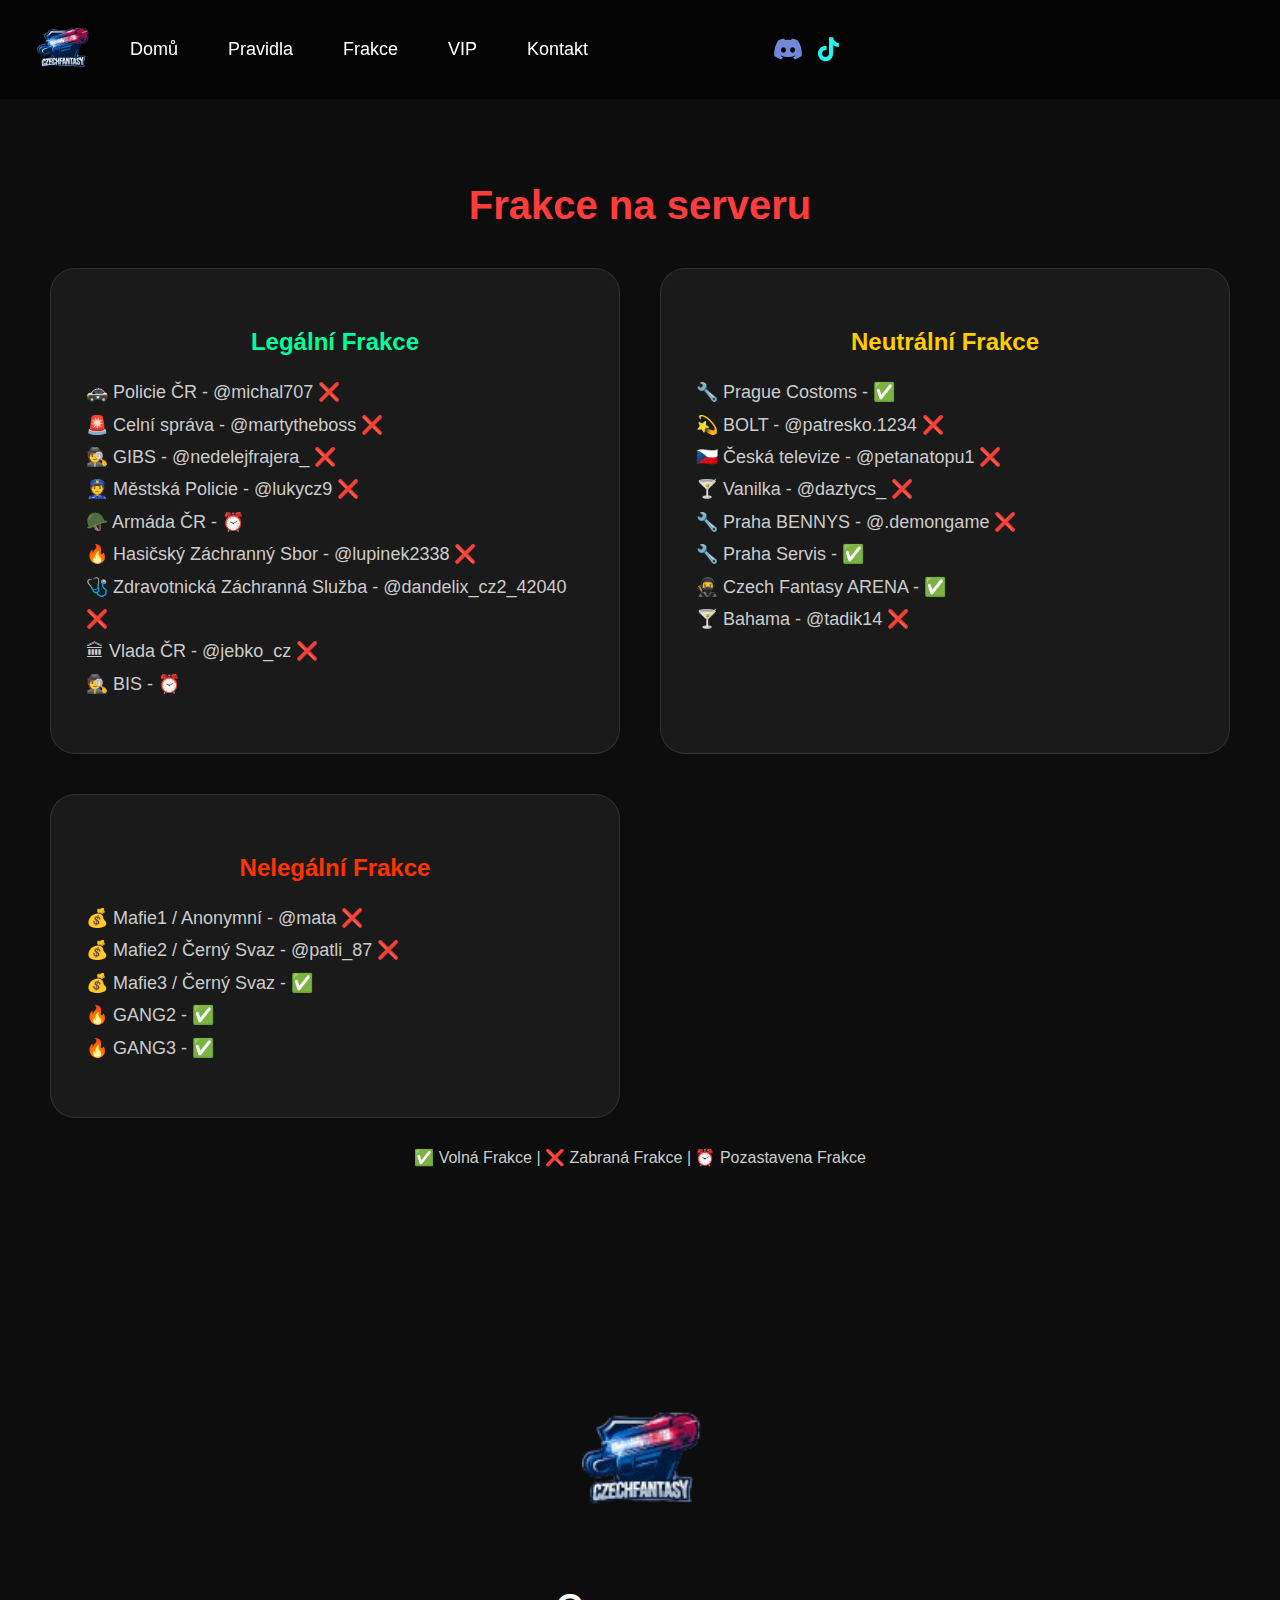
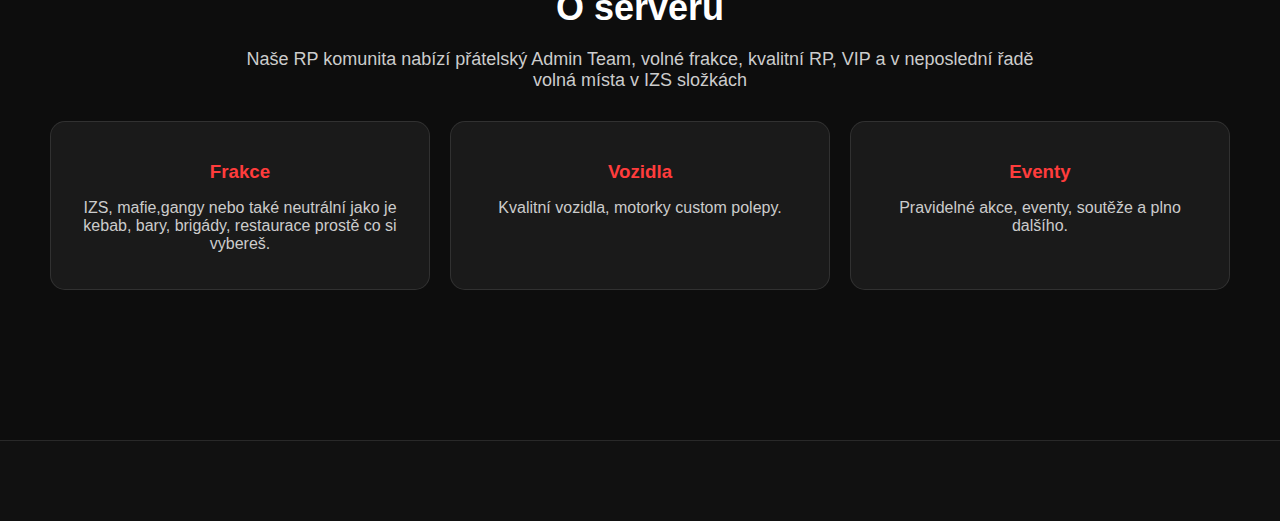
<file: frakce.html>
<!DOCTYPE html>
<html lang="cs">
<head>
<meta charset="UTF-8">
<meta name="viewport" content="width=device-width, initial-scale=1.0">
<title>Info - Czech Fantasy RP</title>
<link rel="stylesheet" href="style.css">
<link rel="stylesheet" href="https://cdnjs.cloudflare.com/ajax/libs/font-awesome/6.5.0/css/all.min.css">
<link rel="icon" type="image/png" href="https://cdn.discordapp.com/attachments/1364141527453925497/1440082994550411355/CFRPicon.png?ex=691cdd4d&is=691b8bcd&hm=4057c834a9b187170eb5c451e880a6fbbdc8974d22cbc4e099c36328e689ce93&">
</head>
<body>
<nav>
    <div class="logo">
        <img src="logo.png" alt="CFRP Logo">
    </div>

    <ul>
        <li><a href="index.html">Domů</a></li>
        <li><a href="pravidla.html">Pravidla</a></li>
        <li><a href="frakce.html">Frakce</a></li>
        <li><a href="vip.html">VIP</a></li>
        <li><a href="kontakty.html">Kontakt</a></li>
    </ul>

    <div class="socials">
        <a href="https://discord.gg/mQsNM3RHud" target="_blank" class="discord"><i class="fab fa-discord"></i></a>
        <a href="https://www.tiktok.com/@czechfantasyrp" target="_blank" class="tiktok"><i class="fab fa-tiktok"></i></a>
    </div>

    <div class="hamburger" onclick="document.querySelector('nav ul').classList.toggle('show')">
        <i class="fas fa-bars"></i>
    </div>
</nav>
<section class="section" style="text-align:center; padding-top:150px;"> <!-- víc dolů kvůli menu -->
    <h2 style="font-size:40px; margin-bottom:40px; color:#ff3c3c;">Frakce na serveru</h2>
    
    <div style="display:grid; grid-template-columns:repeat(auto-fit, minmax(450px,1fr)); gap:40px; max-width:1400px; margin:0 auto;">
        
        <!-- LEGALNI FRAKCE -->
        <div style="background:#1a1a1a; padding:35px; border-radius:25px; border:1px solid rgba(255,255,255,0.1);">
            <h3 style="color:#00ff99; margin-bottom:20px; font-size:24px;">Legální Frakce</h3>
            <ul style="list-style:none; padding:0; color:#ccc; text-align:left; font-size:18px; line-height:1.8;">
                <li>🚓 Policie ČR - @michal707 ❌</li>
                <li>🚨 Celní správa - @martytheboss ❌</li>
                <li>🕵️ GIBS - @nedelejfrajera_ ❌</li>
                <li>👮 Městská Policie - @lukycz9 ❌</li>
                <li>🪖 Armáda ČR - ⏰</li>
                <li>🔥 Hasičský Záchranný Sbor - @lupinek2338 ❌</li>
                <li>🩺 Zdravotnická Záchranná Služba - @dandelix_cz2_42040 ❌</li>
                <li>🏛 Vlada ČR - @jebko_cz ❌</li>
                <li>🕵️ BIS - ⏰</li>
            </ul>
        </div>

        <!-- NEUTRALNI FRAKCE -->
        <div style="background:#1a1a1a; padding:35px; border-radius:25px; border:1px solid rgba(255,255,255,0.1);">
            <h3 style="color:#ffcc00; margin-bottom:20px; font-size:24px;">Neutrální Frakce</h3>
            <ul style="list-style:none; padding:0; color:#ccc; text-align:left; font-size:18px; line-height:1.8;">
                <li>🔧 Prague Costoms - ✅</li>
                <li>💫 BOLT - @patresko.1234 ❌</li>
                <li>🇨🇿 Česká televize - @petanatopu1 ❌</li>
                <li>🍸 Vanilka - @daztycs_ ❌</li>
                <li>🔧 Praha BENNYS - @.demongame ❌</li>
                <li>🔧 Praha Servis - ✅</li>
                <li>🥷 Czech Fantasy ARENA - ✅</li>
                <li>🍸 Bahama - @tadik14 ❌</li>
            </ul>
        </div>

        <!-- NELEGALNI FRAKCE -->
        <div style="background:#1a1a1a; padding:35px; border-radius:25px; border:1px solid rgba(255,255,255,0.1);">
            <h3 style="color:#ff3300; margin-bottom:20px; font-size:24px;">Nelegální Frakce</h3>
            <ul style="list-style:none; padding:0; color:#ccc; text-align:left; font-size:18px; line-height:1.8;">
                <li>💰 Mafie1 / Anonymní - @mata ❌</li>
                <li>💰 Mafie2 / Černý Svaz - @patli_87 ❌</li>
                <li>💰 Mafie3 / Černý Svaz - ✅</li>
                <li>🔥 GANG2 - ✅</li>
                <li>🔥 GANG3 - ✅</li>
            </ul>
        </div>
    </div>
    <p style="margin-top:30px; color:#ccc; font-size:16px;">✅ Volná Frakce | ❌ Zabraná Frakce | ⏰ Pozastavena Frakce</p>
</section>
<section class="section" style="text-align:center; padding-top:100px;">
<img src="logo.png" alt="CFRP Logo" style="width:150px; border-radius:15px; margin-bottom:20px;">
<h2 style="font-size:36px; margin-bottom:20px;">O serveru</h2>
<p style="font-size:18px; color:#ccc; max-width:800px; margin:0 auto 30px;">Naše RP komunita nabízí přátelský Admin Team, volné frakce, kvalitní RP, VIP a v neposlední řadě volná místa v IZS složkách</p>
<div class="info-cards" style="display:grid; gap:20px; grid-template-columns:repeat(auto-fit,minmax(250px,1fr)); margin-top:30px;">
<div style="background:#1a1a1a; padding:20px; border-radius:15px; border:1px solid rgba(255,255,255,0.1);">
<h3 style="color:#ff3c3c; margin-bottom:10px;">Frakce</h3>
<p style="color:#ccc;">IZS, mafie,gangy nebo také neutrální jako je kebab, bary, brigády, restaurace prostě co si vybereš.</p>
</div>
<div style="background:#1a1a1a; padding:20px; border-radius:15px; border:1px solid rgba(255,255,255,0.1);">
<h3 style="color:#ff3c3c; margin-bottom:10px;">Vozidla</h3>
<p style="color:#ccc;">Kvalitní vozidla, motorky custom polepy.</p>
</div>
<div style="background:#1a1a1a; padding:20px; border-radius:15px; border:1px solid rgba(255,255,255,0.1);">
<h3 style="color:#ff3c3c; margin-bottom:10px;">Eventy</h3>
<p style="color:#ccc;">Pravidelné akce, eventy, soutěže a plno dalšího.</p>
</div>
</div>
</section>
<footer>
</body>
</html>
</file>
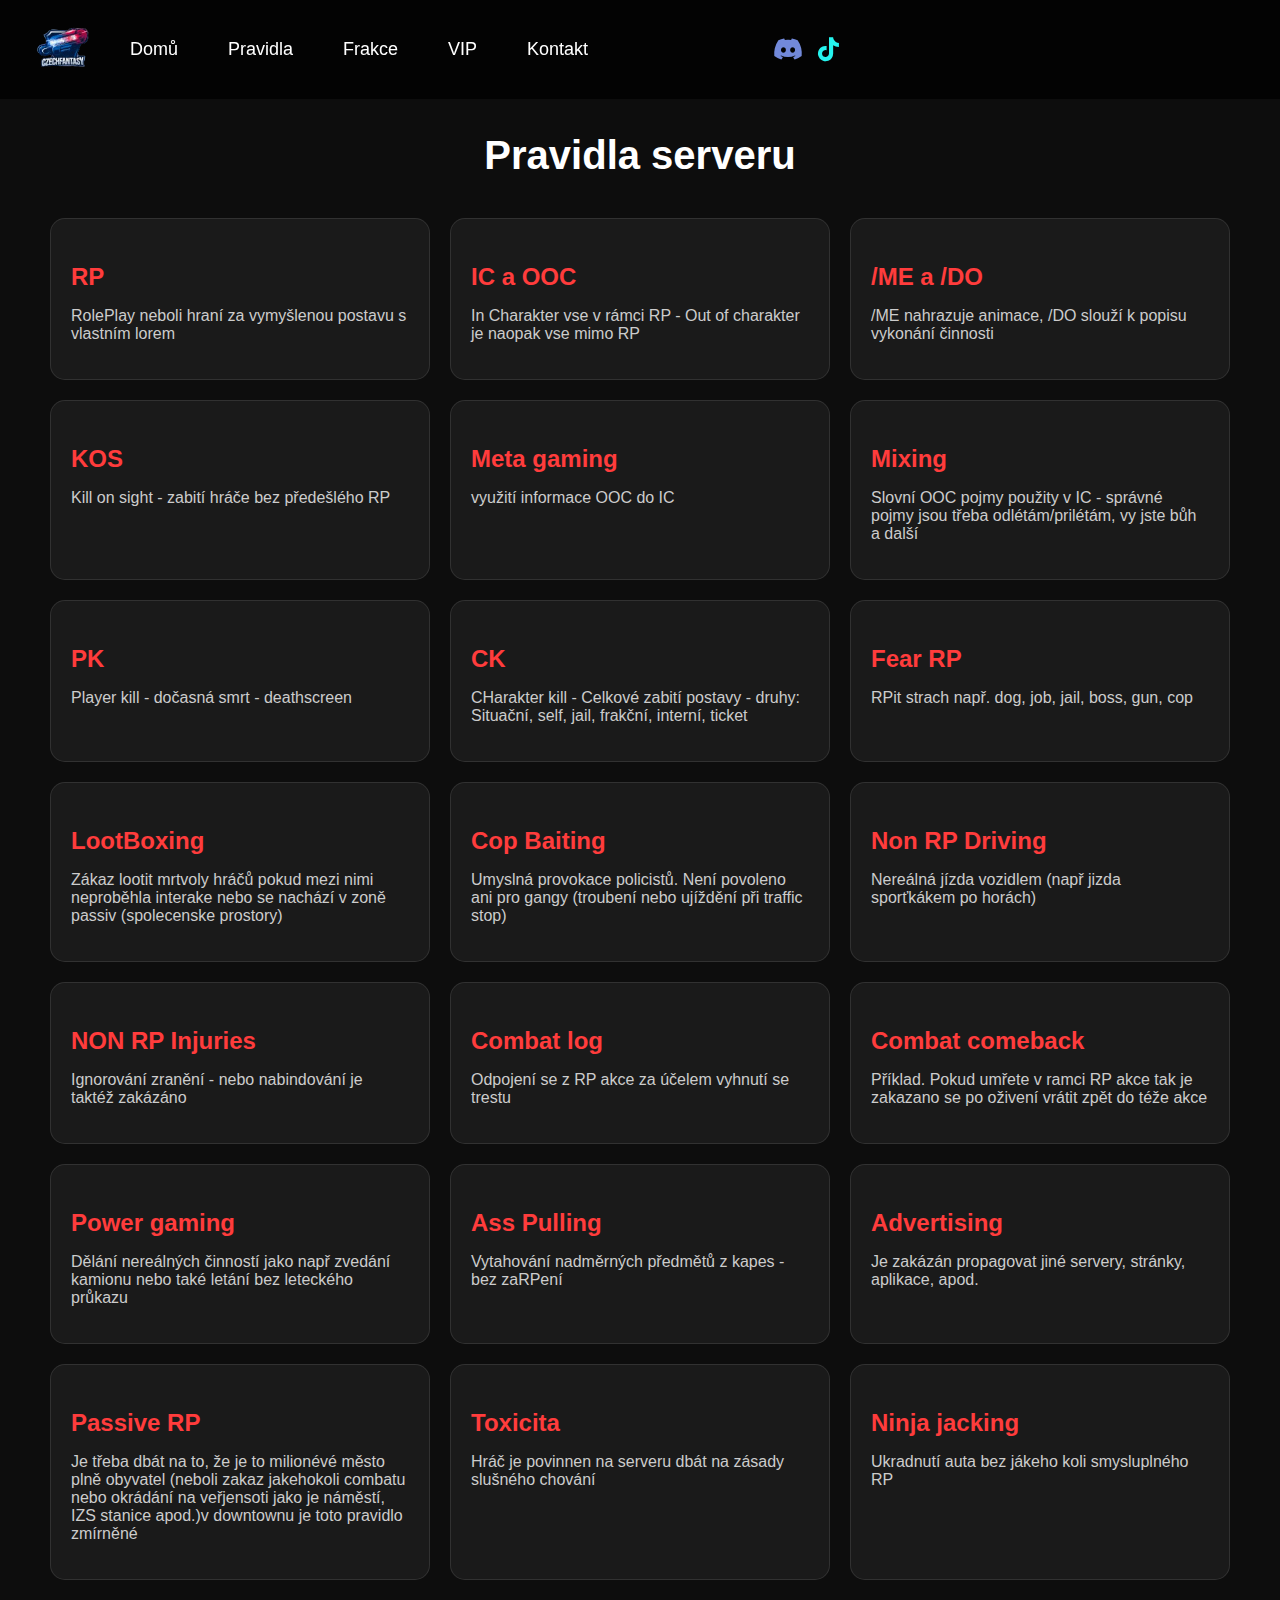
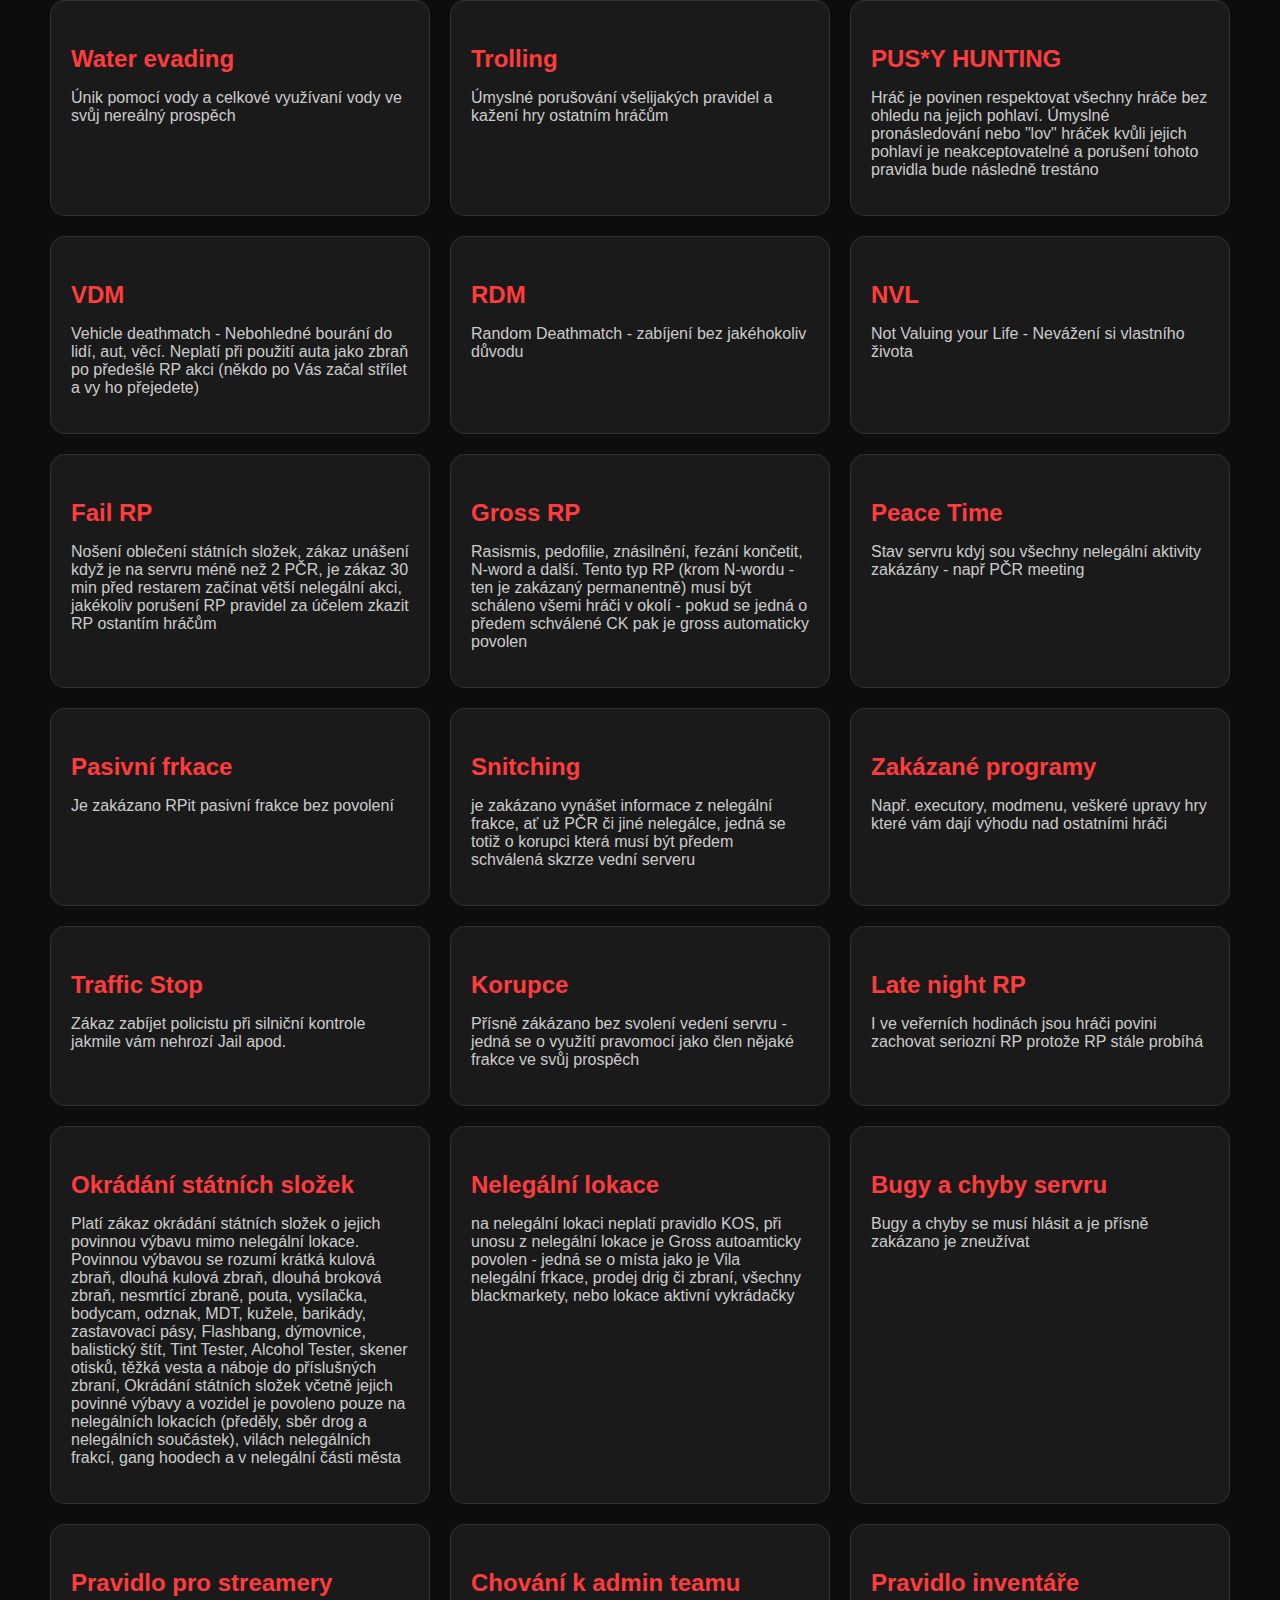
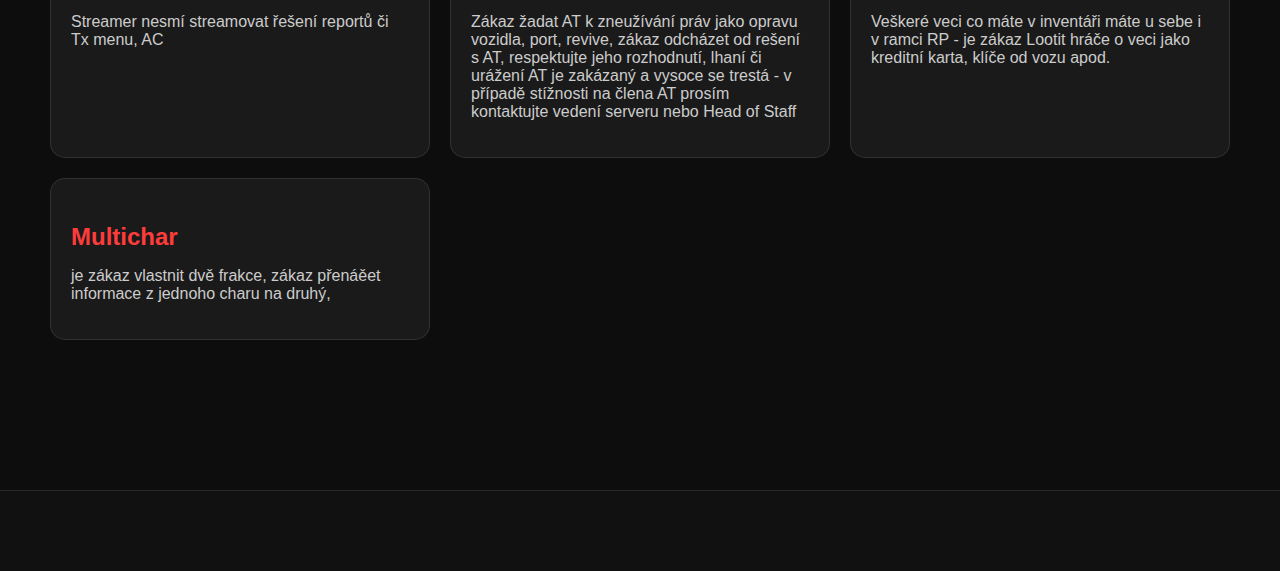
<file: pravidla.html>
<!DOCTYPE html>
<html lang="cs">
<head>
<meta charset="UTF-8">
<meta name="viewport" content="width=device-width, initial-scale=1.0">
<title>Pravidla - Czech Fantasy RP</title>
<link rel="stylesheet" href="style.css">
<link rel="stylesheet" href="https://cdnjs.cloudflare.com/ajax/libs/font-awesome/6.5.0/css/all.min.css">
<link rel="icon" type="image/png" href="https://cdn.discordapp.com/attachments/1364141527453925497/1440082994550411355/CFRPicon.png">
</head>
<body>
<nav>
    <div class="logo">
        <img src="logo.png" alt="CFRP Logo">
    </div>

    <ul>
        <li><a href="index.html">Domů</a></li>
        <li><a href="pravidla.html">Pravidla</a></li>
        <li><a href="frkace.html">Frakce</a></li>
        <li><a href="vip.html">VIP</a></li>
        <li><a href="kontakty.html">Kontakt</a></li>
    </ul>

    <div class="socials">
        <a href="https://discord.gg/mQsNM3RHud" target="_blank" class="discord"><i class="fab fa-discord"></i></a>
        <a href="https://www.tiktok.com/@czechfantasyrp" target="_blank" class="tiktok"><i class="fab fa-tiktok"></i></a>
    </div>

    <div class="hamburger" onclick="document.querySelector('nav ul').classList.toggle('show')">
        <i class="fas fa-bars"></i>
    </div>
</nav>
<section class="section">
<h2>Pravidla serveru</h2>
<div class="rules-container" style="display:grid; gap:20px; grid-template-columns:repeat(auto-fit,minmax(300px,1fr));">
<div class="rule-card" style="background:#1a1a1a; padding:20px; border-radius:15px; border:1px solid rgba(255,255,255,0.1);">
<h3 style="font-size:24px; margin-bottom:10px; color:#ff3c3c;">RP</h3>
<p style="font-size:16px; color:#ccc;">RolePlay neboli hraní za vymyšlenou postavu s vlastním lorem</p>
</div>
<div class="rule-card" style="background:#1a1a1a; padding:20px; border-radius:15px; border:1px solid rgba(255,255,255,0.1);">
<h3 style="font-size:24px; margin-bottom:10px; color:#ff3c3c;">IC a OOC</h3>
<p style="font-size:16px; color:#ccc;">In Charakter vse v rámci RP - Out of charakter je naopak vse mimo RP</p>
</div>
<div class="rule-card" style="background:#1a1a1a; padding:20px; border-radius:15px; border:1px solid rgba(255,255,255,0.1);">
<h3 style="font-size:24px; margin-bottom:10px; color:#ff3c3c;">/ME a /DO</h3>
<p style="font-size:16px; color:#ccc;">/ME nahrazuje animace, /DO slouží k popisu vykonání činnosti</p>
</div>
<div class="rule-card" style="background:#1a1a1a; padding:20px; border-radius:15px; border:1px solid rgba(255,255,255,0.1);">
<h3 style="font-size:24px; margin-bottom:10px; color:#ff3c3c;">KOS</h3>
<p style="font-size:16px; color:#ccc;">Kill on sight - zabití hráče bez předešlého RP</p>
</div>
<div class="rule-card" style="background:#1a1a1a; padding:20px; border-radius:15px; border:1px solid rgba(255,255,255,0.1);">
<h3 style="font-size:24px; margin-bottom:10px; color:#ff3c3c;">Meta gaming</h3>
<p style="font-size:16px; color:#ccc;">využití informace OOC do IC</p>
</div>
<div class="rule-card" style="background:#1a1a1a; padding:20px; border-radius:15px; border:1px solid rgba(255,255,255,0.1);">
<h3 style="font-size:24px; margin-bottom:10px; color:#ff3c3c;">Mixing</h3>
<p style="font-size:16px; color:#ccc;">Slovní OOC pojmy použity v IC - správné pojmy jsou třeba odlétám/prilétám, vy jste bůh a další</p>
</div>
<div class="rule-card" style="background:#1a1a1a; padding:20px; border-radius:15px; border:1px solid rgba(255,255,255,0.1);">
<h3 style="font-size:24px; margin-bottom:10px; color:#ff3c3c;">PK</h3>
<p style="font-size:16px; color:#ccc;">Player kill - dočasná smrt - deathscreen</p>
</div>
<div class="rule-card" style="background:#1a1a1a; padding:20px; border-radius:15px; border:1px solid rgba(255,255,255,0.1);">
<h3 style="font-size:24px; margin-bottom:10px; color:#ff3c3c;">CK</h3>
<p style="font-size:16px; color:#ccc;">CHarakter kill - Celkové zabití postavy - druhy: Situační, self, jail, frakční, interní, ticket</p>
</div>
<div class="rule-card" style="background:#1a1a1a; padding:20px; border-radius:15px; border:1px solid rgba(255,255,255,0.1);">
<h3 style="font-size:24px; margin-bottom:10px; color:#ff3c3c;">Fear RP</h3>
<p style="font-size:16px; color:#ccc;">RPit strach např. dog, job, jail, boss, gun, cop</p>
</div>
<div class="rule-card" style="background:#1a1a1a; padding:20px; border-radius:15px; border:1px solid rgba(255,255,255,0.1);">
<h3 style="font-size:24px; margin-bottom:10px; color:#ff3c3c;">LootBoxing</h3>
<p style="font-size:16px; color:#ccc;">Zákaz lootit mrtvoly hráčů pokud mezi nimi neproběhla interake nebo se nachází v zoně passiv (spolecenske prostory)</p>
</div>
<div class="rule-card" style="background:#1a1a1a; padding:20px; border-radius:15px; border:1px solid rgba(255,255,255,0.1);">
<h3 style="font-size:24px; margin-bottom:10px; color:#ff3c3c;">Cop Baiting</h3>
<p style="font-size:16px; color:#ccc;">Umyslná provokace policistů. Není povoleno ani pro gangy (troubení nebo ujíždění při traffic stop)</p>
</div>
<div class="rule-card" style="background:#1a1a1a; padding:20px; border-radius:15px; border:1px solid rgba(255,255,255,0.1);">
<h3 style="font-size:24px; margin-bottom:10px; color:#ff3c3c;">Non RP Driving</h3>
<p style="font-size:16px; color:#ccc;">Nereálná jízda vozidlem (např jizda sporťkákem po horách)</p>
</div>
<div class="rule-card" style="background:#1a1a1a; padding:20px; border-radius:15px; border:1px solid rgba(255,255,255,0.1);">
<h3 style="font-size:24px; margin-bottom:10px; color:#ff3c3c;">NON RP Injuries</h3>
<p style="font-size:16px; color:#ccc;">Ignorování zranění - nebo nabindování je taktéž zakázáno</p>
</div>
<div class="rule-card" style="background:#1a1a1a; padding:20px; border-radius:15px; border:1px solid rgba(255,255,255,0.1);">
<h3 style="font-size:24px; margin-bottom:10px; color:#ff3c3c;">Combat log</h3>
<p style="font-size:16px; color:#ccc;">Odpojení se z RP akce za účelem vyhnutí se trestu</p>
</div>
<div class="rule-card" style="background:#1a1a1a; padding:20px; border-radius:15px; border:1px solid rgba(255,255,255,0.1);">
<h3 style="font-size:24px; margin-bottom:10px; color:#ff3c3c;">Combat comeback</h3>
<p style="font-size:16px; color:#ccc;">Příklad. Pokud umřete v ramci RP akce tak je zakazano se po oživení vrátit zpět do téže akce</p>
</div>
<div class="rule-card" style="background:#1a1a1a; padding:20px; border-radius:15px; border:1px solid rgba(255,255,255,0.1);">
<h3 style="font-size:24px; margin-bottom:10px; color:#ff3c3c;">Power gaming</h3>
<p style="font-size:16px; color:#ccc;">Dělání nereálných činností jako např zvedání kamionu nebo také letání bez leteckého průkazu</p>
</div>
<div class="rule-card" style="background:#1a1a1a; padding:20px; border-radius:15px; border:1px solid rgba(255,255,255,0.1);">
<h3 style="font-size:24px; margin-bottom:10px; color:#ff3c3c;">Ass Pulling</h3>
<p style="font-size:16px; color:#ccc;">Vytahování nadměrných předmětů z kapes - bez zaRPení</p>
</div>
<div class="rule-card" style="background:#1a1a1a; padding:20px; border-radius:15px; border:1px solid rgba(255,255,255,0.1);">
<h3 style="font-size:24px; margin-bottom:10px; color:#ff3c3c;">Advertising</h3>
<p style="font-size:16px; color:#ccc;">Je zakázán propagovat jiné servery, stránky, aplikace, apod.</p>
</div>
<div class="rule-card" style="background:#1a1a1a; padding:20px; border-radius:15px; border:1px solid rgba(255,255,255,0.1);">
<h3 style="font-size:24px; margin-bottom:10px; color:#ff3c3c;">Passive RP</h3>
<p style="font-size:16px; color:#ccc;">Je třeba dbát na to, že je to milionévé město plně obyvatel (neboli zakaz jakehokoli combatu nebo okrádání na veřjensoti jako je náměstí, IZS stanice apod.)v downtownu je toto pravidlo zmírněné</p>
</div>
<div class="rule-card" style="background:#1a1a1a; padding:20px; border-radius:15px; border:1px solid rgba(255,255,255,0.1);">
<h3 style="font-size:24px; margin-bottom:10px; color:#ff3c3c;">Toxicita</h3>
<p style="font-size:16px; color:#ccc;">Hráč je povinnen na serveru dbát na zásady slušného chování</p>
</div>
<div class="rule-card" style="background:#1a1a1a; padding:20px; border-radius:15px; border:1px solid rgba(255,255,255,0.1);">
<h3 style="font-size:24px; margin-bottom:10px; color:#ff3c3c;">Ninja jacking</h3>
<p style="font-size:16px; color:#ccc;">Ukradnutí auta bez jákeho koli smysluplného RP</p>
</div>
<div class="rule-card" style="background:#1a1a1a; padding:20px; border-radius:15px; border:1px solid rgba(255,255,255,0.1);">
<h3 style="font-size:24px; margin-bottom:10px; color:#ff3c3c;">Water evading</h3>
<p style="font-size:16px; color:#ccc;">Únik pomocí vody a celkové využívaní vody ve svůj nereálný prospěch</p>
</div>
<div class="rule-card" style="background:#1a1a1a; padding:20px; border-radius:15px; border:1px solid rgba(255,255,255,0.1);">
<h3 style="font-size:24px; margin-bottom:10px; color:#ff3c3c;">Trolling</h3>
<p style="font-size:16px; color:#ccc;">Úmyslné porušování všelijakých pravidel a kažení hry ostatním hráčům</p>
</div>
<div class="rule-card" style="background:#1a1a1a; padding:20px; border-radius:15px; border:1px solid rgba(255,255,255,0.1);">
<h3 style="font-size:24px; margin-bottom:10px; color:#ff3c3c;">PUS*Y HUNTING</h3>
<p style="font-size:16px; color:#ccc;">Hráč je povinen respektovat všechny hráče bez ohledu na jejich pohlaví. Úmyslné pronásledování nebo "lov" hráček kvůli jejich pohlaví je neakceptovatelné a porušení tohoto pravidla bude následně trestáno</p>
</div>
<div class="rule-card" style="background:#1a1a1a; padding:20px; border-radius:15px; border:1px solid rgba(255,255,255,0.1);">
<h3 style="font-size:24px; margin-bottom:10px; color:#ff3c3c;">VDM</h3>
<p style="font-size:16px; color:#ccc;">Vehicle deathmatch - Nebohledné bourání do lidí, aut, věcí. Neplatí při použití auta jako zbraň po předešlé RP akci (někdo po Vás začal střílet a vy ho přejedete)</p>
</div>
<div class="rule-card" style="background:#1a1a1a; padding:20px; border-radius:15px; border:1px solid rgba(255,255,255,0.1);">
<h3 style="font-size:24px; margin-bottom:10px; color:#ff3c3c;">RDM</h3>
<p style="font-size:16px; color:#ccc;">Random Deathmatch - zabíjení bez jakéhokoliv důvodu</p>
</div>
<div class="rule-card" style="background:#1a1a1a; padding:20px; border-radius:15px; border:1px solid rgba(255,255,255,0.1);">
<h3 style="font-size:24px; margin-bottom:10px; color:#ff3c3c;">NVL</h3>
<p style="font-size:16px; color:#ccc;">Not Valuing your Life - Nevážení si vlastního života</p>
</div>
<div class="rule-card" style="background:#1a1a1a; padding:20px; border-radius:15px; border:1px solid rgba(255,255,255,0.1);">
<h3 style="font-size:24px; margin-bottom:10px; color:#ff3c3c;">Fail RP</h3>
<p style="font-size:16px; color:#ccc;">Nošení oblečení státních složek, zákaz unášení když je na servru méně než 2 PČR, je zákaz 30 min před restarem začínat větší nelegální akci, jakékoliv porušení RP pravidel za účelem zkazit RP ostantím hráčům</p>
</div>
<div class="rule-card" style="background:#1a1a1a; padding:20px; border-radius:15px; border:1px solid rgba(255,255,255,0.1);">
<h3 style="font-size:24px; margin-bottom:10px; color:#ff3c3c;">Gross RP</h3>
<p style="font-size:16px; color:#ccc;">Rasismis, pedofilie, znásilnění, řezání končetit, N-word a další. Tento typ RP (krom N-wordu - ten je zakázaný permanentně) musí být scháleno všemi hráči v okolí - pokud se jedná o předem schválené CK pak je gross automaticky povolen</p>
</div>
<div class="rule-card" style="background:#1a1a1a; padding:20px; border-radius:15px; border:1px solid rgba(255,255,255,0.1);">
<h3 style="font-size:24px; margin-bottom:10px; color:#ff3c3c;">Peace Time</h3>
<p style="font-size:16px; color:#ccc;">Stav servru kdyj sou všechny nelegální aktivity zakázány - např PČR meeting</p>
</div>
<div class="rule-card" style="background:#1a1a1a; padding:20px; border-radius:15px; border:1px solid rgba(255,255,255,0.1);">
<h3 style="font-size:24px; margin-bottom:10px; color:#ff3c3c;">Pasivní frkace</h3>
<p style="font-size:16px; color:#ccc;">Je zakázano RPit pasivní frakce bez povolení</p>
</div>
<div class="rule-card" style="background:#1a1a1a; padding:20px; border-radius:15px; border:1px solid rgba(255,255,255,0.1);">
<h3 style="font-size:24px; margin-bottom:10px; color:#ff3c3c;">Snitching</h3>
<p style="font-size:16px; color:#ccc;">je zakázano vynášet informace z nelegální frakce, ať už PČR  či jiné nelegálce, jedná se totiž o korupci která musí být předem schválená skzrze vední serveru</p>
</div>
<div class="rule-card" style="background:#1a1a1a; padding:20px; border-radius:15px; border:1px solid rgba(255,255,255,0.1);">
<h3 style="font-size:24px; margin-bottom:10px; color:#ff3c3c;">Zakázané programy</h3>
<p style="font-size:16px; color:#ccc;">Např. executory, modmenu, veškeré upravy hry které vám dají výhodu nad ostatními hráči</p>
</div>
<div class="rule-card" style="background:#1a1a1a; padding:20px; border-radius:15px; border:1px solid rgba(255,255,255,0.1);">
<h3 style="font-size:24px; margin-bottom:10px; color:#ff3c3c;">Traffic Stop</h3>
<p style="font-size:16px; color:#ccc;">Zákaz zabíjet policistu při silniční kontrole jakmile vám nehrozí Jail apod.</p>
</div>
<div class="rule-card" style="background:#1a1a1a; padding:20px; border-radius:15px; border:1px solid rgba(255,255,255,0.1);">
<h3 style="font-size:24px; margin-bottom:10px; color:#ff3c3c;">Korupce</h3>
<p style="font-size:16px; color:#ccc;">Přísně zákázano bez svolení vedení servru - jedná se o využítí pravomocí jako člen nějaké frakce ve svůj prospěch</p>
</div>
<div class="rule-card" style="background:#1a1a1a; padding:20px; border-radius:15px; border:1px solid rgba(255,255,255,0.1);">
<h3 style="font-size:24px; margin-bottom:10px; color:#ff3c3c;">Late night RP</h3>
<p style="font-size:16px; color:#ccc;">I ve veřerních hodinách jsou hráči povini zachovat seriozní RP protože RP stále probíhá</p>
</div>
<div class="rule-card" style="background:#1a1a1a; padding:20px; border-radius:15px; border:1px solid rgba(255,255,255,0.1);">
<h3 style="font-size:24px; margin-bottom:10px; color:#ff3c3c;">Okrádání státních složek</h3>
<p style="font-size:16px; color:#ccc;">Platí zákaz okrádání státních složek o jejich povinnou výbavu mimo nelegální lokace. Povinnou výbavou se rozumí krátká kulová zbraň, dlouhá kulová zbraň, dlouhá broková zbraň, nesmrtící zbraně, pouta, vysílačka, bodycam, odznak, MDT, kužele, barikády, zastavovací pásy, Flashbang, dýmovnice, balistický štít, Tint Tester, Alcohol Tester, skener otisků, těžká vesta a náboje do příslušných zbraní, Okrádání státních složek včetně jejich povinné výbavy a vozidel je povoleno pouze na nelegálních lokacích (předěly, sběr drog a nelegálních součástek), vilách nelegálních frakcí, gang hoodech a v nelegální části města</p>
</div>
<div class="rule-card" style="background:#1a1a1a; padding:20px; border-radius:15px; border:1px solid rgba(255,255,255,0.1);">
<h3 style="font-size:24px; margin-bottom:10px; color:#ff3c3c;">Nelegální lokace</h3>
<p style="font-size:16px; color:#ccc;">na nelegální lokaci neplatí pravidlo KOS, při unosu z nelegální lokace je Gross autoamticky povolen - jedná se o místa jako je Vila nelegální frkace, prodej drig či zbraní, všechny blackmarkety, nebo lokace aktivní vykrádačky</p>
</div>
<div class="rule-card" style="background:#1a1a1a; padding:20px; border-radius:15px; border:1px solid rgba(255,255,255,0.1);">
<h3 style="font-size:24px; margin-bottom:10px; color:#ff3c3c;">Bugy a chyby servru</h3>
<p style="font-size:16px; color:#ccc;">Bugy a chyby se musí hlásit a je přísně zakázano je zneužívat</p>
</div>
<div class="rule-card" style="background:#1a1a1a; padding:20px; border-radius:15px; border:1px solid rgba(255,255,255,0.1);">
<h3 style="font-size:24px; margin-bottom:10px; color:#ff3c3c;">Pravidlo pro streamery</h3>
<p style="font-size:16px; color:#ccc;">Streamer nesmí streamovat řešení reportů či Tx menu, AC</p>
</div>
<div class="rule-card" style="background:#1a1a1a; padding:20px; border-radius:15px; border:1px solid rgba(255,255,255,0.1);">
<h3 style="font-size:24px; margin-bottom:10px; color:#ff3c3c;">Chování k admin teamu</h3>
<p style="font-size:16px; color:#ccc;">Zákaz žadat AT k zneužívání práv jako opravu vozidla, port, revive, zákaz odcházet od rešení s AT, respektujte jeho rozhodnutí, lhaní či urážení AT je zakázaný a vysoce se trestá - v případě stížnosti na člena AT prosím kontaktujte vedení serveru nebo Head of Staff</p>
</div>
<div class="rule-card" style="background:#1a1a1a; padding:20px; border-radius:15px; border:1px solid rgba(255,255,255,0.1);">
<h3 style="font-size:24px; margin-bottom:10px; color:#ff3c3c;">Pravidlo inventáře</h3>
<p style="font-size:16px; color:#ccc;">Veškeré veci co máte v inventáři máte u sebe i v ramci RP - je zákaz Lootit hráče o veci jako kreditní karta, klíče od vozu apod.</p>
</div>
<div class="rule-card" style="background:#1a1a1a; padding:20px; border-radius:15px; border:1px solid rgba(255,255,255,0.1);">
<h3 style="font-size:24px; margin-bottom:10px; color:#ff3c3c;">Multichar</h3>
<p style="font-size:16px; color:#ccc;">je zákaz vlastnit dvě frakce, zákaz přenáěet informace z jednoho charu na druhý, 
</div>    
</p>
</div>
<!-- Další pravidla doplníš stejně -->
</div>
</section>
<footer>
</body>
</html>
</file>
<file: style.css>
/* === GLOBAL === */
body {
    margin: 0;
    font-family: 'Poppins', sans-serif;
    background: #0d0d0d;
    color: #fff;
}

/* === NAVBAR === */
nav {
    display: flex;
    align-items: center;
    padding: 15px 30px;
    background: rgba(0,0,0,0.7);
    backdrop-filter: blur(8px);
    position: fixed;
    width: 100%;
    top: 0;
    z-index: 1000;
    gap: 20px;
}

/* LOGO vlevo */
nav .logo img {
    height: 65px;
    border-radius: 10px;
}

/* MENU vedle loga */
nav ul {
    display: flex;
    gap: 20px;
    list-style: none;
    margin: 0;
    padding: 0;
}

/* Odkazy s bublinovým hover efektem */
nav ul li {
    position: relative;
}

nav ul li a {
    text-decoration: none;
    color: #fff;
    font-weight: 500;
    font-size: 18px;
    padding: 8px 15px;
    border-radius: 50px;
    display: inline-block;
    transition: all 0.3s ease;
}

nav ul li a::after {
    content: "";
    position: absolute;
    width: 100%;
    height: 100%;
    left: 0;
    top: 0;
    border-radius: 50px;
    background: rgba(255, 60, 60, 0.2);
    z-index: -1;
    transform: scale(0);
    transition: all 0.3s ease;
}

nav ul li a:hover::after {
    transform: scale(1.2);
    background: rgba(255, 60, 60, 0.3);
}

nav ul li a:hover {
    color: #ff3c3c;
}

/* SOCIAL ICONS */
nav .socials {
    display: flex;
    gap: 15px;
    margin-left: 150px;
}

nav .socials a {
    font-size: 24px;
    transition: 0.3s;
}

nav .socials a.discord {
    color: #7289da; /* Discord fialová */
}

nav .socials a.discord:hover {
    color: #5865f2;
}

nav .socials a.tiktok {
    color: #25f4ee; /* TikTok cyan */
}

nav .socials a.tiktok:hover {
    color: #fe2c55; /* TikTok červená při hover */
}

/* HAMBURGER */
.hamburger {
    display: none;
    cursor: pointer;
    color: #fff;
    font-size: 28px;
}

/* MOBILE MENU */
@media(max-width: 768px) {
    nav {
        justify-content: space-between;
    }

    nav ul {
        display: none;
        flex-direction: column;
        position: absolute;
        top: 70px;
        left: 20px;
        background: #111;
        padding: 20px;
        border-radius: 12px;
        gap: 15px;
        width: 200px;
    }

    nav ul.show {
        display: flex;
    }

    .hamburger {
        display: block;
    }

    nav .socials {
        display: none;
    }
}

/* === HERO SECTION === */
.hero {
    position: relative;
    height: 100vh;
    display: flex;
    justify-content: center;
    align-items: center;
    text-align: center;
    overflow: hidden;
}

.bg-video {
    position: absolute;
    top: 0;
    left: 0;
    width: 100%;
    height: 100%;
    object-fit: cover;
    z-index: -2;
}

.video-overlay {
    position: absolute;
    top: 0;
    left: 0;
    width: 100%;
    height: 100%;
    background: rgba(0,0,0,0.45);
    z-index: -1;
}

.hero-content {
    position: relative;
    z-index: 10;
    color: #fff;
    text-shadow: 0 0 20px black;
    transition: all 0.6s ease;
}

.hero-logo {
    width: 180px;
    margin-bottom: 25px;
    filter: drop-shadow(0 0 10px black);
}

body.scrolled .hero-content {
    opacity: 0;
    transform: translateY(-20px);
}

/* === OTHER SECTIONS === */
.section {
    padding: 100px 50px;
}

.section h2 {
    font-size: 40px;
    margin-bottom: 40px;
    text-align: center;
}

.news-grid, .gallery-grid, .contact-container, .vip-grid {
    display: grid;
    gap: 30px;
    grid-template-columns: repeat(auto-fit, minmax(250px, 1fr));
}

.news-card, .contact-card, .vip-card {
    background: #1a1a1a;
    border-radius: 15px;
    padding: 20px;
    border: 1px solid rgba(255,255,255,0.05);
    transition: 0.3s;
}

.news-card img, .gallery-grid img {
    width: 100%;
    height: 180px;
    object-fit: cover;
    border-radius: 15px;
}

.news-card h3, .vip-card h3, .contact-card h3 {
    font-size: 22px;
    margin: 15px 0;
}

.news-card p, .vip-card p, .contact-card p {
    color: #ccc;
}

.news-card:hover, .contact-card:hover, .vip-card:hover {
    transform: translateY(-5px);
    border-color: #ff3c3c;
}

.gallery-grid img:hover {
    transform: scale(1.05);
}

footer {
    background: #111;
    padding: 40px;
    text-align: center;
    border-top: 1px solid rgba(255,255,255,0.1);
    margin-top: 50px;
}

footer a {
    color: #fff;
    text-decoration: none;
    transition: 0.3s;
}

footer a:hover {
    color: #0047ff;
}

.vip-card {
    transition: 0.35s ease;
}

.vip-card:hover {
    transform: translateY(-6px) scale(1.03);
    box-shadow: 0 0 25px rgba(255, 255, 255, 0.12);
}

@keyframes fadeUp {
    0% {
        opacity: 0;
        transform: translateY(20px);
        filter: blur(5px);
    }
    100% {
        opacity: 1;
        transform: translateY(0);
        filter: blur(0);
    }
}

.vip-animate {
    animation: fadeUp 0.8s ease forwards;
    opacity: 0;
}

.bonus-img {
    width: 80%;
    margin: 10px auto 15px;
    display: block;
    border-radius: 10px;
    opacity: 0.9;
    transition: 0.3s;
}

.bonus-img:hover {
    opacity: 1;
    transform: scale(1.03);
}
</file>
